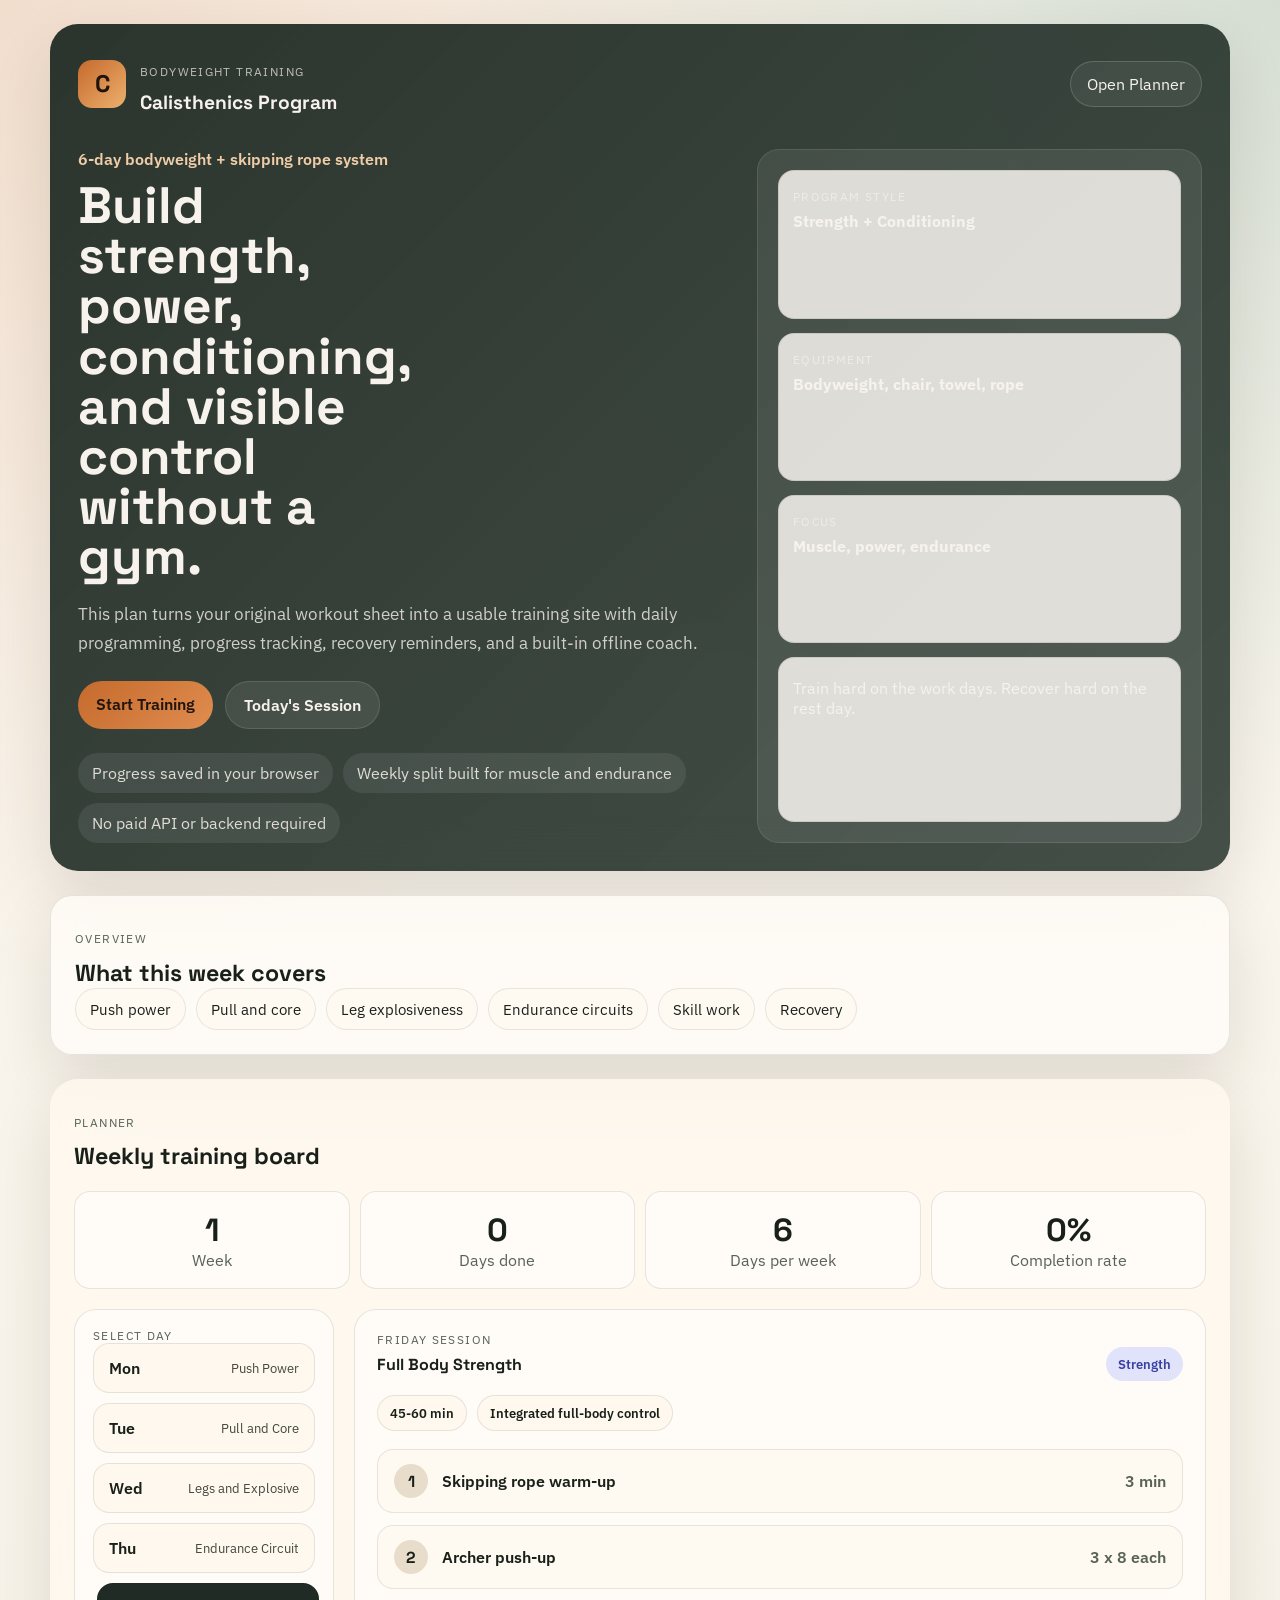
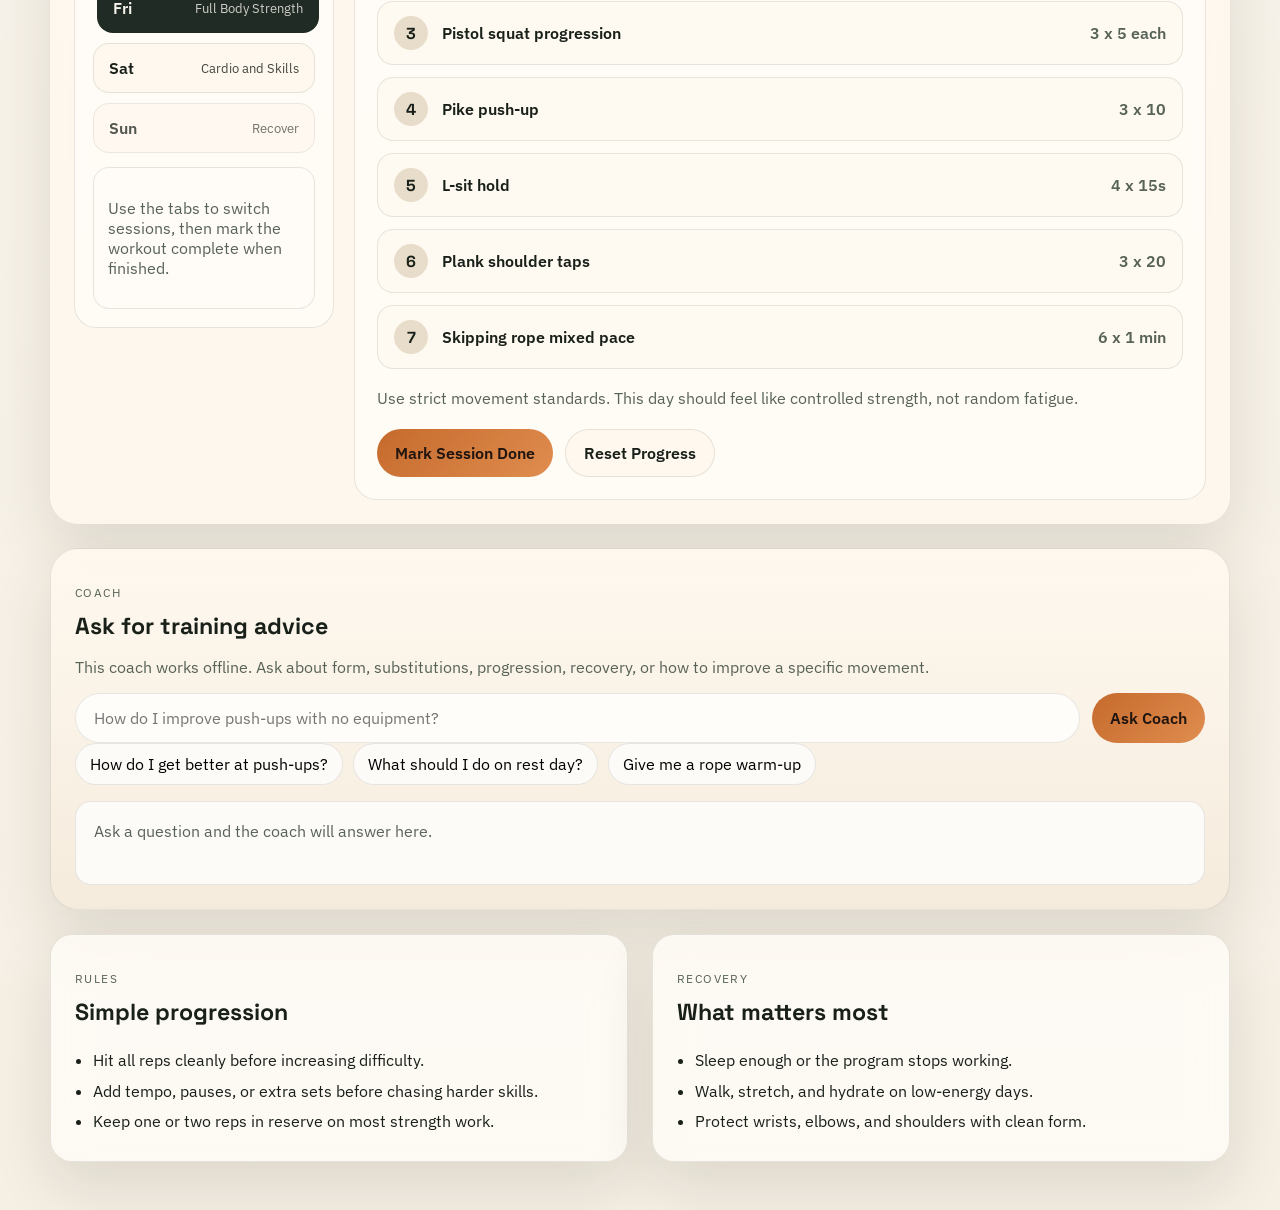
<file: index.html>
<!DOCTYPE html>
<html lang="en">
<head>
  <meta charset="UTF-8" />
  <meta name="viewport" content="width=device-width, initial-scale=1.0" />
  <title>Calisthenics Workout App</title>
  <link rel="preconnect" href="https://fonts.googleapis.com" />
  <link rel="preconnect" href="https://fonts.gstatic.com" crossorigin />
  <link href="https://fonts.googleapis.com/css2?family=Space+Grotesk:wght@400;500;700&family=IBM+Plex+Sans:wght@400;500;600&display=swap" rel="stylesheet" />
  <link rel="stylesheet" href="./calisthenics_workout_app.css" />
</head>
<body>
  <div class="site-shell">
    <header class="hero">
      <nav class="topbar">
        <div class="brand">
          <div class="brand-mark">C</div>
          <div>
            <p class="eyebrow">Bodyweight Training</p>
            <h1>Calisthenics Program</h1>
          </div>
        </div>
        <a class="ghost-link" href="#planner">Open Planner</a>
      </nav>

      <div class="hero-grid">
        <section class="hero-copy">
          <p class="hero-kicker">6-day bodyweight + skipping rope system</p>
          <h2>Build strength, power, conditioning, and visible control without a gym.</h2>
          <p class="hero-text">
            This plan turns your original workout sheet into a usable training site with daily programming,
            progress tracking, recovery reminders, and a built-in offline coach.
          </p>
          <div class="hero-actions">
            <a class="primary-btn" href="#planner">Start Training</a>
            <button class="secondary-btn" id="jump-today" type="button">Today's Session</button>
          </div>
          <ul class="hero-points">
            <li>Progress saved in your browser</li>
            <li>Weekly split built for muscle and endurance</li>
            <li>No paid API or backend required</li>
          </ul>
        </section>

        <aside class="hero-panel">
          <div class="hero-stat">
            <span class="stat-label">Program Style</span>
            <strong>Strength + Conditioning</strong>
          </div>
          <div class="hero-stat">
            <span class="stat-label">Equipment</span>
            <strong>Bodyweight, chair, towel, rope</strong>
          </div>
          <div class="hero-stat">
            <span class="stat-label">Focus</span>
            <strong>Muscle, power, endurance</strong>
          </div>
          <div class="hero-note">
            <p>Train hard on the work days. Recover hard on the rest day.</p>
          </div>
        </aside>
      </div>
    </header>

    <main class="main-grid">
      <section class="info-card" id="overview">
        <div class="section-heading">
          <p class="eyebrow">Overview</p>
          <h3>What this week covers</h3>
        </div>
        <div class="pill-row">
          <span class="info-pill">Push power</span>
          <span class="info-pill">Pull and core</span>
          <span class="info-pill">Leg explosiveness</span>
          <span class="info-pill">Endurance circuits</span>
          <span class="info-pill">Skill work</span>
          <span class="info-pill">Recovery</span>
        </div>
      </section>

      <section class="dashboard" id="planner">
        <div class="section-heading">
          <p class="eyebrow">Planner</p>
          <h3>Weekly training board</h3>
        </div>

        <div class="progress-row">
          <article class="prog-card">
            <div class="prog-num" id="week-num">1</div>
            <div class="prog-label">Week</div>
          </article>
          <article class="prog-card">
            <div class="prog-num" id="day-done">0</div>
            <div class="prog-label">Days done</div>
          </article>
          <article class="prog-card">
            <div class="prog-num">6</div>
            <div class="prog-label">Days per week</div>
          </article>
          <article class="prog-card">
            <div class="prog-num" id="streak-num">0</div>
            <div class="prog-label">Completion rate</div>
          </article>
        </div>

        <div class="planner-layout">
          <div class="tab-panel">
            <div class="section-label">Select day</div>
            <div class="day-tabs" id="day-tabs"></div>
            <div class="planner-tip">
              <p>Use the tabs to switch sessions, then mark the workout complete when finished.</p>
            </div>
          </div>
          <div id="workout-content" class="content-panel"></div>
        </div>
      </section>

      <section class="coach-card">
        <div class="section-heading">
          <p class="eyebrow">Coach</p>
          <h3>Ask for training advice</h3>
        </div>
        <p class="coach-copy">
          This coach works offline. Ask about form, substitutions, progression, recovery, or how to improve a specific movement.
        </p>
        <div class="ai-input-row">
          <input type="text" id="ai-input" placeholder="How do I improve push-ups with no equipment?" />
          <button id="ask-button" type="button">Ask Coach</button>
        </div>
        <div class="quick-prompts">
          <button type="button" class="quick-prompt">How do I get better at push-ups?</button>
          <button type="button" class="quick-prompt">What should I do on rest day?</button>
          <button type="button" class="quick-prompt">Give me a rope warm-up</button>
        </div>
        <div class="ai-response" id="ai-response">Ask a question and the coach will answer here.</div>
      </section>

      <section class="info-grid">
        <article class="info-card">
          <div class="section-heading">
            <p class="eyebrow">Rules</p>
            <h3>Simple progression</h3>
          </div>
          <ul class="rule-list">
            <li>Hit all reps cleanly before increasing difficulty.</li>
            <li>Add tempo, pauses, or extra sets before chasing harder skills.</li>
            <li>Keep one or two reps in reserve on most strength work.</li>
          </ul>
        </article>

        <article class="info-card">
          <div class="section-heading">
            <p class="eyebrow">Recovery</p>
            <h3>What matters most</h3>
          </div>
          <ul class="rule-list">
            <li>Sleep enough or the program stops working.</li>
            <li>Walk, stretch, and hydrate on low-energy days.</li>
            <li>Protect wrists, elbows, and shoulders with clean form.</li>
          </ul>
        </article>
      </section>
    </main>
  </div>

  <script src="./calisthenics_workout_app.js"></script>
</body>
</html>
</file>
<file: calisthenics_workout_app.css>
:root {
  --bg: #f5efe4;
  --bg-strong: #e8ddca;
  --surface: rgba(255, 252, 247, 0.82);
  --surface-strong: #fffaf1;
  --surface-dark: #1f2b24;
  --text: #182019;
  --text-soft: #586358;
  --text-inverse: #f7f3ec;
  --line: rgba(24, 32, 25, 0.1);
  --shadow: 0 24px 60px rgba(52, 44, 23, 0.12);
  --radius-xl: 28px;
  --radius-lg: 22px;
  --radius-md: 16px;
  --radius-sm: 12px;
  --accent: #c56a2d;
  --accent-strong: #9b4f1e;
  --accent-soft: #f6dcc8;
  --green: #2d6c4d;
  --green-soft: #dcefe3;
  --gold: #8a6a20;
  --gold-soft: #f1e6c5;
  --red: #8c4334;
  --red-soft: #f4ddd6;
}

* {
  box-sizing: border-box;
}

html {
  scroll-behavior: smooth;
}

body {
  margin: 0;
  min-height: 100vh;
  font-family: "IBM Plex Sans", sans-serif;
  color: var(--text);
  background:
    radial-gradient(circle at top left, rgba(197, 106, 45, 0.18), transparent 32%),
    radial-gradient(circle at top right, rgba(45, 108, 77, 0.18), transparent 28%),
    linear-gradient(180deg, #fbf7f0 0%, var(--bg) 100%);
}

button,
input {
  font: inherit;
}

.site-shell {
  width: min(1180px, calc(100% - 32px));
  margin: 0 auto;
  padding: 24px 0 48px;
}

.hero,
.dashboard,
.coach-card,
.info-card {
  backdrop-filter: blur(18px);
}

.hero {
  background: linear-gradient(135deg, rgba(31, 43, 36, 0.95), rgba(48, 61, 53, 0.9));
  color: var(--text-inverse);
  border-radius: var(--radius-xl);
  padding: 28px;
  box-shadow: var(--shadow);
  position: relative;
  overflow: hidden;
}

.hero::after {
  content: "";
  position: absolute;
  inset: auto -8% -36% auto;
  width: 300px;
  height: 300px;
  border-radius: 50%;
  background: radial-gradient(circle, rgba(197, 106, 45, 0.34), transparent 68%);
}

.topbar,
.hero-grid,
.main-grid,
.planner-layout,
.info-grid,
.progress-row,
.brand,
.hero-actions,
.hero-points,
.pill-row,
.day-tabs,
.exercise-row,
.workout-header,
.meta-row,
.ai-input-row,
.quick-prompts {
  display: flex;
}

.topbar,
.workout-header {
  align-items: center;
  justify-content: space-between;
}

.brand {
  align-items: center;
  gap: 14px;
}

.brand-mark {
  width: 48px;
  height: 48px;
  border-radius: 14px;
  display: grid;
  place-items: center;
  font-family: "Space Grotesk", sans-serif;
  font-size: 1.5rem;
  font-weight: 700;
  background: linear-gradient(135deg, var(--accent), #edb06d);
  color: #1f140d;
}

.eyebrow,
.section-label,
.stat-label {
  text-transform: uppercase;
  letter-spacing: 0.12em;
  font-size: 0.72rem;
}

.eyebrow,
.stat-label {
  color: rgba(247, 243, 236, 0.72);
}

.section-heading .eyebrow,
.section-label,
.prog-label {
  color: var(--text-soft);
}

.topbar h1,
.hero-copy h2,
.section-heading h3,
.workout-title {
  font-family: "Space Grotesk", sans-serif;
  margin: 0;
}

.topbar h1 {
  font-size: 1.2rem;
}

.ghost-link,
.primary-btn,
.secondary-btn,
.day-tab,
#ask-button,
.quick-prompt,
.complete-btn,
.reset-btn {
  border: 0;
  cursor: pointer;
  transition: transform 0.18s ease, background-color 0.18s ease, color 0.18s ease, border-color 0.18s ease;
}

.ghost-link,
.primary-btn,
.secondary-btn {
  text-decoration: none;
}

.ghost-link {
  color: var(--text-inverse);
  border: 1px solid rgba(255, 255, 255, 0.16);
  padding: 12px 16px;
  border-radius: 999px;
  background: rgba(255, 255, 255, 0.06);
}

.hero-grid {
  margin-top: 34px;
  gap: 24px;
  align-items: stretch;
}

.hero-copy,
.hero-panel,
.tab-panel,
.content-panel,
.coach-card,
.info-card {
  border-radius: var(--radius-lg);
}

.hero-copy {
  flex: 1.3;
}

.hero-kicker {
  color: #f0cda8;
  margin: 0 0 12px;
  font-weight: 600;
}

.hero-copy h2 {
  font-size: clamp(2rem, 4vw, 4rem);
  line-height: 0.98;
  max-width: 10.5ch;
}

.hero-text {
  margin: 18px 0 0;
  max-width: 62ch;
  color: rgba(247, 243, 236, 0.8);
  font-size: 1.04rem;
  line-height: 1.7;
}

.hero-actions {
  gap: 12px;
  margin-top: 24px;
  flex-wrap: wrap;
}

.primary-btn,
.secondary-btn,
#ask-button,
.complete-btn,
.reset-btn {
  padding: 13px 18px;
  border-radius: 999px;
  font-weight: 600;
}

.primary-btn,
#ask-button,
.complete-btn {
  background: linear-gradient(135deg, var(--accent), #e08d4f);
  color: #21150f;
}

.secondary-btn,
.reset-btn {
  color: var(--text-inverse);
  background: rgba(255, 255, 255, 0.08);
  border: 1px solid rgba(255, 255, 255, 0.12);
}

.hero-points {
  list-style: none;
  gap: 10px;
  margin: 24px 0 0;
  padding: 0;
  flex-wrap: wrap;
}

.hero-points li {
  padding: 10px 14px;
  border-radius: 999px;
  background: rgba(255, 255, 255, 0.08);
  color: rgba(247, 243, 236, 0.86);
}

.hero-panel {
  flex: 0.8;
  background: rgba(255, 255, 255, 0.08);
  padding: 20px;
  border: 1px solid rgba(255, 255, 255, 0.1);
  display: grid;
  gap: 14px;
}

.hero-stat,
.hero-note,
.prog-card,
.tab-panel,
.content-panel,
.coach-card,
.info-card,
.workout-card,
.rest-card,
.planner-tip {
  background: var(--surface);
  border: 1px solid var(--line);
}

.hero-stat,
.hero-note {
  border-radius: var(--radius-md);
  padding: 14px;
}

.hero-stat strong,
.hero-note p {
  display: block;
  margin-top: 6px;
}

.main-grid {
  flex-direction: column;
  gap: 24px;
  margin-top: 24px;
}

.section-heading h3 {
  font-size: 1.45rem;
  margin-top: 4px;
}

.info-card,
.dashboard,
.coach-card {
  padding: 24px;
  box-shadow: var(--shadow);
}

.dashboard {
  background: rgba(255, 249, 240, 0.78);
  border-radius: var(--radius-xl);
}

.pill-row,
.progress-row,
.day-tabs,
.quick-prompts {
  gap: 10px;
  flex-wrap: wrap;
}

.info-pill {
  padding: 10px 14px;
  background: var(--surface-strong);
  border: 1px solid var(--line);
  border-radius: 999px;
  font-size: 0.95rem;
}

.progress-row {
  margin-top: 20px;
}

.prog-card {
  flex: 1;
  min-width: 140px;
  border-radius: var(--radius-md);
  padding: 18px 16px;
  text-align: center;
}

.prog-num {
  font-family: "Space Grotesk", sans-serif;
  font-size: 2rem;
  font-weight: 700;
}

.prog-label,
.coach-copy,
.planner-tip p,
.rest-subcopy,
.ai-response,
.exercise-note {
  color: var(--text-soft);
}

.planner-layout {
  gap: 20px;
  margin-top: 20px;
  align-items: flex-start;
}

.tab-panel {
  width: 260px;
  padding: 18px;
  position: sticky;
  top: 18px;
}

.day-tab {
  width: 100%;
  justify-content: space-between;
  align-items: center;
  display: inline-flex;
  padding: 14px 15px;
  border-radius: var(--radius-md);
  background: #fff8ee;
  border: 1px solid var(--line);
  color: var(--text);
}

.day-tab.active {
  background: var(--surface-dark);
  color: var(--text-inverse);
  transform: translateX(4px);
}

.day-tab.rest {
  opacity: 0.75;
}

.day-name {
  font-weight: 600;
}

.day-label {
  font-size: 0.84rem;
  color: inherit;
  opacity: 0.82;
}

.planner-tip {
  margin-top: 14px;
  padding: 14px;
  border-radius: var(--radius-md);
}

.content-panel {
  flex: 1;
  padding: 0;
  background: transparent;
  border: 0;
}

.workout-card,
.rest-card {
  border-radius: var(--radius-lg);
  padding: 22px;
}

.meta-row {
  gap: 10px;
  flex-wrap: wrap;
  margin: 14px 0 18px;
}

.meta-pill,
.badge {
  display: inline-flex;
  align-items: center;
  border-radius: 999px;
  padding: 8px 12px;
  font-size: 0.84rem;
  font-weight: 600;
}

.badge-strength {
  background: #e1e3fb;
  color: #3840a2;
}

.badge-cardio {
  background: var(--green-soft);
  color: var(--green);
}

.badge-endurance {
  background: var(--gold-soft);
  color: var(--gold);
}

.badge-power {
  background: var(--red-soft);
  color: var(--red);
}

.meta-pill {
  background: #fff8ee;
  border: 1px solid var(--line);
}

.exercise-list {
  display: grid;
  gap: 12px;
}

.exercise-row {
  align-items: center;
  gap: 14px;
  padding: 14px 16px;
  background: var(--surface-strong);
  border: 1px solid var(--line);
  border-radius: var(--radius-md);
}

.ex-num {
  width: 34px;
  height: 34px;
  flex-shrink: 0;
  border-radius: 50%;
  display: grid;
  place-items: center;
  background: var(--bg-strong);
  font-family: "Space Grotesk", sans-serif;
  font-weight: 700;
}

.ex-name {
  flex: 1;
  font-weight: 600;
}

.ex-sets {
  color: var(--text-soft);
  font-weight: 600;
}

.exercise-note {
  margin-top: 16px;
  line-height: 1.65;
}

.action-row {
  display: flex;
  gap: 12px;
  flex-wrap: wrap;
  margin-top: 18px;
}

.action-row .reset-btn {
  color: var(--text);
  background: #fff8ee;
  border-color: var(--line);
}

.complete-btn.done {
  background: linear-gradient(135deg, var(--green), #4a9870);
  color: #f0fff6;
}

.coach-card {
  background: linear-gradient(180deg, rgba(255, 249, 240, 0.9), rgba(244, 235, 220, 0.92));
  border-radius: var(--radius-xl);
}

.ai-input-row {
  gap: 12px;
  margin-top: 16px;
}

.ai-input-row input {
  flex: 1;
  border: 1px solid var(--line);
  border-radius: 999px;
  padding: 14px 18px;
  background: #fffdf9;
}

.quick-prompt {
  padding: 10px 14px;
  border-radius: 999px;
  background: rgba(255, 255, 255, 0.7);
  border: 1px solid var(--line);
}

.ai-response {
  margin-top: 16px;
  padding: 16px 18px;
  border-radius: var(--radius-md);
  background: rgba(255, 255, 255, 0.75);
  border: 1px solid var(--line);
  min-height: 84px;
  line-height: 1.7;
}

.info-grid {
  gap: 24px;
}

.info-grid .info-card {
  flex: 1;
}

.rule-list {
  margin: 18px 0 0;
  padding-left: 18px;
  line-height: 1.9;
}

.rest-card {
  text-align: center;
}

.rest-icon {
  font-size: 3rem;
}

.rest-card h4 {
  font-family: "Space Grotesk", sans-serif;
  font-size: 1.8rem;
  margin: 12px 0 8px;
}

.rest-subcopy {
  max-width: 48ch;
  margin: 0 auto;
  line-height: 1.7;
}

.ghost-link:hover,
.primary-btn:hover,
.secondary-btn:hover,
.day-tab:hover,
#ask-button:hover,
.quick-prompt:hover,
.complete-btn:hover,
.reset-btn:hover {
  transform: translateY(-1px);
}

@media (max-width: 920px) {
  .hero-grid,
  .planner-layout,
  .info-grid,
  .ai-input-row {
    flex-direction: column;
  }

  .tab-panel {
    width: auto;
    position: static;
  }

  .hero-copy h2 {
    max-width: 14ch;
  }
}

@media (max-width: 640px) {
  .site-shell {
    width: min(100% - 20px, 1180px);
    padding-top: 10px;
  }

  .hero,
  .dashboard,
  .coach-card,
  .info-card {
    padding: 18px;
  }

  .topbar {
    gap: 16px;
    align-items: flex-start;
    flex-direction: column;
  }

  .hero-copy h2 {
    font-size: 2.4rem;
    max-width: none;
  }

  .prog-card {
    min-width: calc(50% - 10px);
  }

  .exercise-row {
    align-items: flex-start;
    flex-wrap: wrap;
  }

  .ex-sets {
    width: 100%;
    padding-left: 48px;
  }
}
</file>
